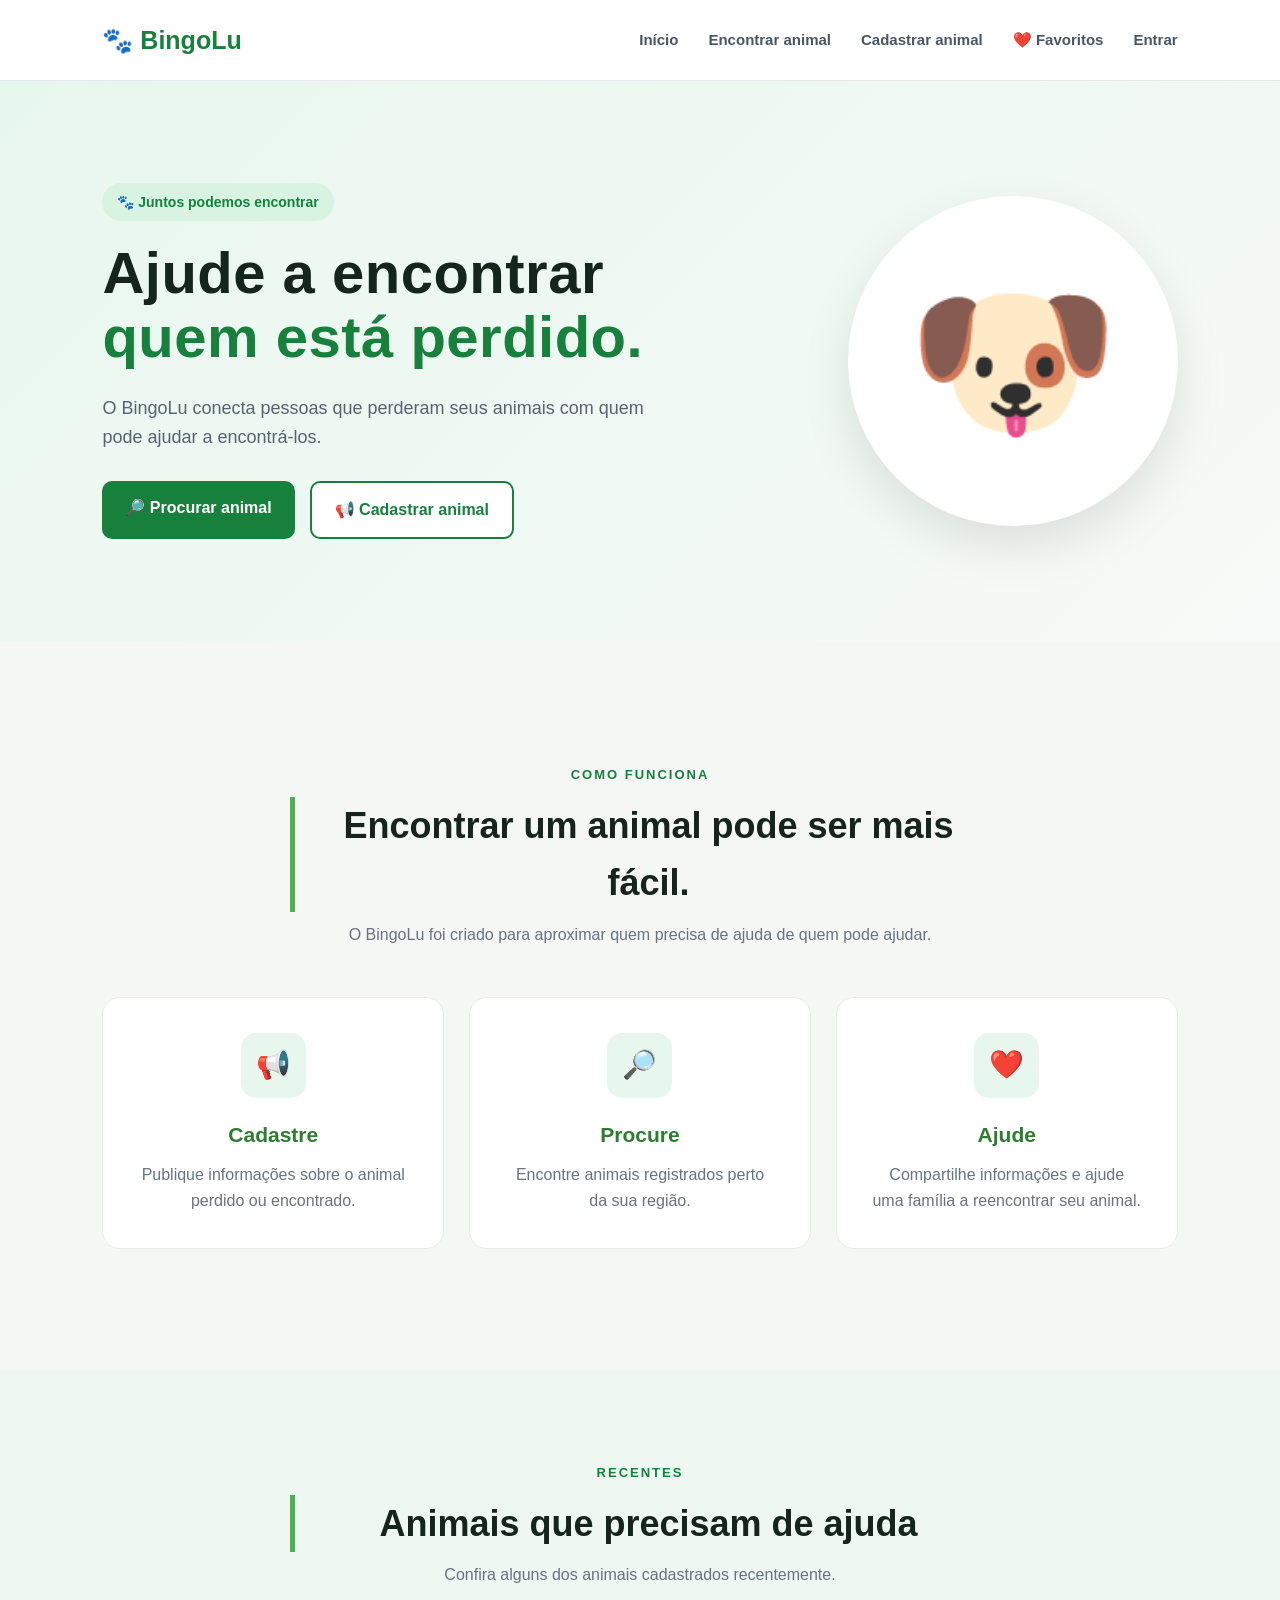
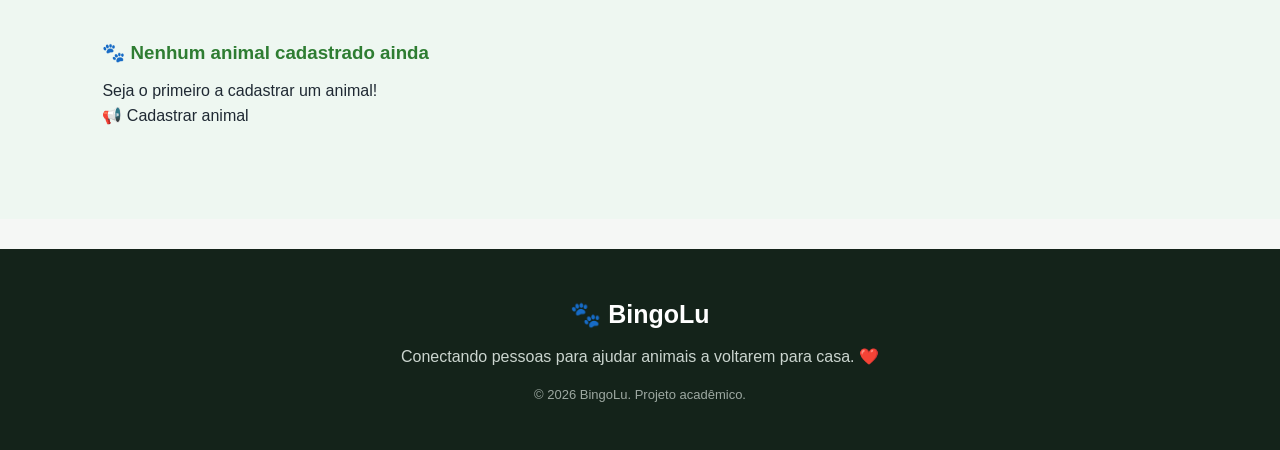
<file: index.html>
<!DOCTYPE html>
<html lang="pt-BR">

<head>
    <meta charset="UTF-8">
    <meta name="viewport" content="width=device-width, initial-scale=1.0">

    <title>BingoLu | Encontre animais perdidos</title>

    <link rel="stylesheet" href="css/style.css">
</head>

<body>

    <!-- CABEÇALHO -->
    <header class="header">

        <div class="logo">
            🐾 <span>BingoLu</span>
        </div>

        <nav class="menu">

            <a href="index.html">
                Início
            </a>

            <a href="pages/buscar.html">
                Encontrar animal
            </a>

            <a href="pages/cadastrar.html">
                Cadastrar animal
            </a>

            <a href="pages/favoritos.html">
                ❤️ Favoritos
            </a>

            <a href="pages/login.html">
                Entrar
            </a>

        </nav>

    </header>


    <!-- PRINCIPAL -->
    <main>

        <!-- HERO -->
        <section class="hero">

            <div class="hero-text">

                <span class="tag">
                    🐾 Juntos podemos encontrar
                </span>

                <h1>
                    Ajude a encontrar
                    <span>quem está perdido.</span>
                </h1>

                <p>
                    O BingoLu conecta pessoas que perderam seus animais
                    com quem pode ajudar a encontrá-los.
                </p>

                <div class="buttons">

                    <a
                        href="pages/buscar.html"
                        class="btn primary"
                    >
                        🔎 Procurar animal
                    </a>

                    <a
                        href="pages/cadastrar.html"
                        class="btn secondary"
                    >
                        📢 Cadastrar animal
                    </a>

                </div>

            </div>


            <div class="hero-image">
                🐶
            </div>

        </section>


        <!-- COMO FUNCIONA -->
        <section class="how">

            <div class="section-title">

                <span>
                    COMO FUNCIONA
                </span>

                <h2>
                    Encontrar um animal pode ser mais fácil.
                </h2>

                <p>
                    O BingoLu foi criado para aproximar quem precisa
                    de ajuda de quem pode ajudar.
                </p>

            </div>


            <div class="steps">

                <div class="step">

                    <div class="step-icon">
                        📢
                    </div>

                    <h3>
                        Cadastre
                    </h3>

                    <p>
                        Publique informações sobre o animal perdido
                        ou encontrado.
                    </p>

                </div>


                <div class="step">

                    <div class="step-icon">
                        🔎
                    </div>

                    <h3>
                        Procure
                    </h3>

                    <p>
                        Encontre animais registrados perto da sua
                        região.
                    </p>

                </div>


                <div class="step">

                    <div class="step-icon">
                        ❤️
                    </div>

                    <h3>
                        Ajude
                    </h3>

                    <p>
                        Compartilhe informações e ajude uma família
                        a reencontrar seu animal.
                    </p>

                </div>

            </div>

        </section>


        <!-- ANIMAIS RECENTES -->
        <section class="animals">

            <div class="section-title">

                <span>
                    RECENTES
                </span>

                <h2>
                    Animais que precisam de ajuda
                </h2>

                <p>
                    Confira alguns dos animais cadastrados recentemente.
                </p>

            </div>


            <div
                class="animal-grid"
                id="animaisRecentes"
            >

                <!-- Os animais recentes aparecerão aqui automaticamente -->

            </div>

        </section>

    </main>


    <!-- RODAPÉ -->
    <footer class="footer">

        <div class="logo">
            🐾 BingoLu
        </div>

        <p>
            Conectando pessoas para ajudar animais a voltarem para casa. ❤️
        </p>

        <p class="copyright">
            © 2026 BingoLu. Projeto acadêmico.
        </p>

    </footer>


    <!-- JAVASCRIPT -->
    <script src="js/index.js"></script>

</body>

</html>
</file>
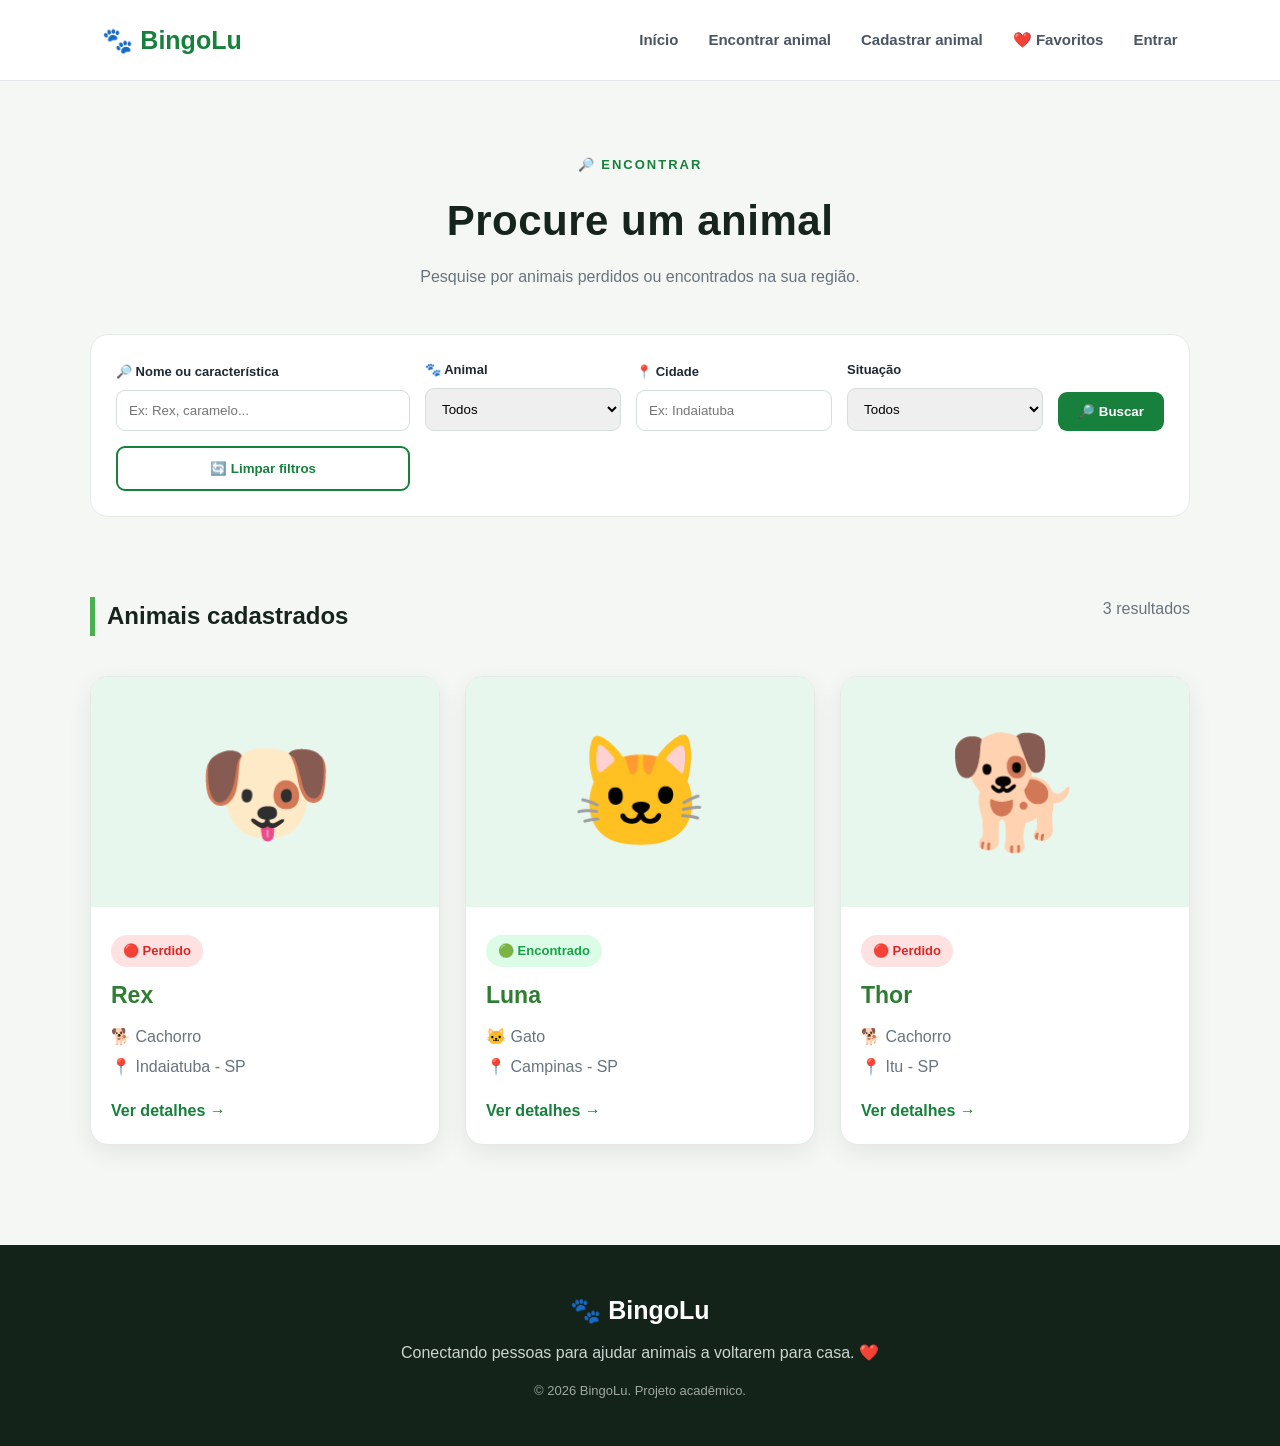
<file: pages/buscar.html>
<!DOCTYPE html>
<html lang="pt-BR">

<head>
    <meta charset="UTF-8">
    <meta name="viewport" content="width=device-width, initial-scale=1.0">

    <title>Encontrar animal | BingoLu</title>

    <link rel="stylesheet" href="../css/style.css">
    <link rel="stylesheet" href="../css/buscar.css">
</head>

<body>

    <header class="header">

        <a href="../index.html" class="logo">
            🐾 BingoLu
        </a>

        <nav class="menu">
    <a href="../index.html">Início</a>
    <a href="buscar.html">Encontrar animal</a>
    <a href="cadastrar.html">Cadastrar animal</a>
    <a href="favoritos.html">❤️ Favoritos</a>
    <a href="login.html">Entrar</a>
</nav>

    </header>


    <main class="buscar-container">

        <div class="buscar-header">

            <span>🔎 ENCONTRAR</span>

            <h1>Procure um animal</h1>

            <p>
                Pesquise por animais perdidos ou encontrados
                na sua região.
            </p>

        </div>


        <!-- FILTROS -->

        <section class="filtros">

            <div class="input-group">

                <label for="pesquisa">
                    🔎 Nome ou característica
                </label>

                <input
                    type="text"
                    id="pesquisa"
                    placeholder="Ex: Rex, caramelo..."
                >

            </div>


            <div class="input-group">

                <label for="tipo">
                    🐾 Animal
                </label>

                <select id="tipo">

                    <option value="">
                        Todos
                    </option>

                    <option value="cachorro">
                        🐶 Cachorros
                    </option>

                    <option value="gato">
                        🐱 Gatos
                    </option>

                    <option value="ave">
                        🦜 Aves
                    </option>

                    <option value="outro">
                        🐾 Outros
                    </option>

                </select>

            </div>


            <div class="input-group">

                <label for="cidade">
                    📍 Cidade
                </label>

                <input
                    type="text"
                    id="cidade"
                    placeholder="Ex: Indaiatuba"
                >

            </div>


            <div class="input-group">

                <label for="status">
                    Situação
                </label>

                <select id="status">

                    <option value="">
                        Todos
                    </option>

                    <option value="perdido">
                        🔴 Perdidos
                    </option>

                    <option value="encontrado">
                        🟢 Encontrados
                    </option>

                </select>

            </div>

            <button class="search-button">
                🔎 Buscar
            </button>

            <button type="button" class="clear-button" id="limparFiltros">
    🔄 Limpar filtros
</button>

        </section>


        <!-- RESULTADOS -->

        <section class="resultados">

            <div class="resultados-header">

                <h2>Animais cadastrados</h2>

                <span>3 resultados</span>

            </div>


            <div class="animal-grid">


                <!-- ANIMAL 1 -->

                <article class="animal-card">

                    <div class="animal-photo">
                        🐶
                    </div>

                    <div class="animal-info">

                        <span class="status lost">
                            🔴 Perdido
                        </span>

                        <h3>Rex</h3>

                        <p>🐕 Cachorro</p>

                        <p>📍 Indaiatuba - SP</p>

                        <a href="#" class="details-button">
                            Ver detalhes →
                        </a>

                    </div>

                </article>


                <!-- ANIMAL 2 -->

                <article class="animal-card">

                    <div class="animal-photo">
                        🐱
                    </div>

                    <div class="animal-info">

                        <span class="status found">
                            🟢 Encontrado
                        </span>

                        <h3>Luna</h3>

                        <p>🐱 Gato</p>

                        <p>📍 Campinas - SP</p>

                        <a href="#" class="details-button">
                            Ver detalhes →
                        </a>

                    </div>

                </article>


                <!-- ANIMAL 3 -->

                <article class="animal-card">

                    <div class="animal-photo">
                        🐕
                    </div>

                    <div class="animal-info">

                        <span class="status lost">
                            🔴 Perdido
                        </span>

                        <h3>Thor</h3>

                        <p>🐕 Cachorro</p>

                        <p>📍 Itu - SP</p>

                        <a href="#" class="details-button">
                            Ver detalhes →
                        </a>

                    </div>

                </article>

            </div>

        </section>

    </main>


    <footer class="footer">

        <div class="logo">
            🐾 BingoLu
        </div>

        <p>
            Conectando pessoas para ajudar animais a voltarem para casa. ❤️
        </p>

        <p class="copyright">
            © 2026 BingoLu. Projeto acadêmico.
        </p>

    </footer>
<script src="../js/busca.js"></script>
    
</body>

</html>
</file>
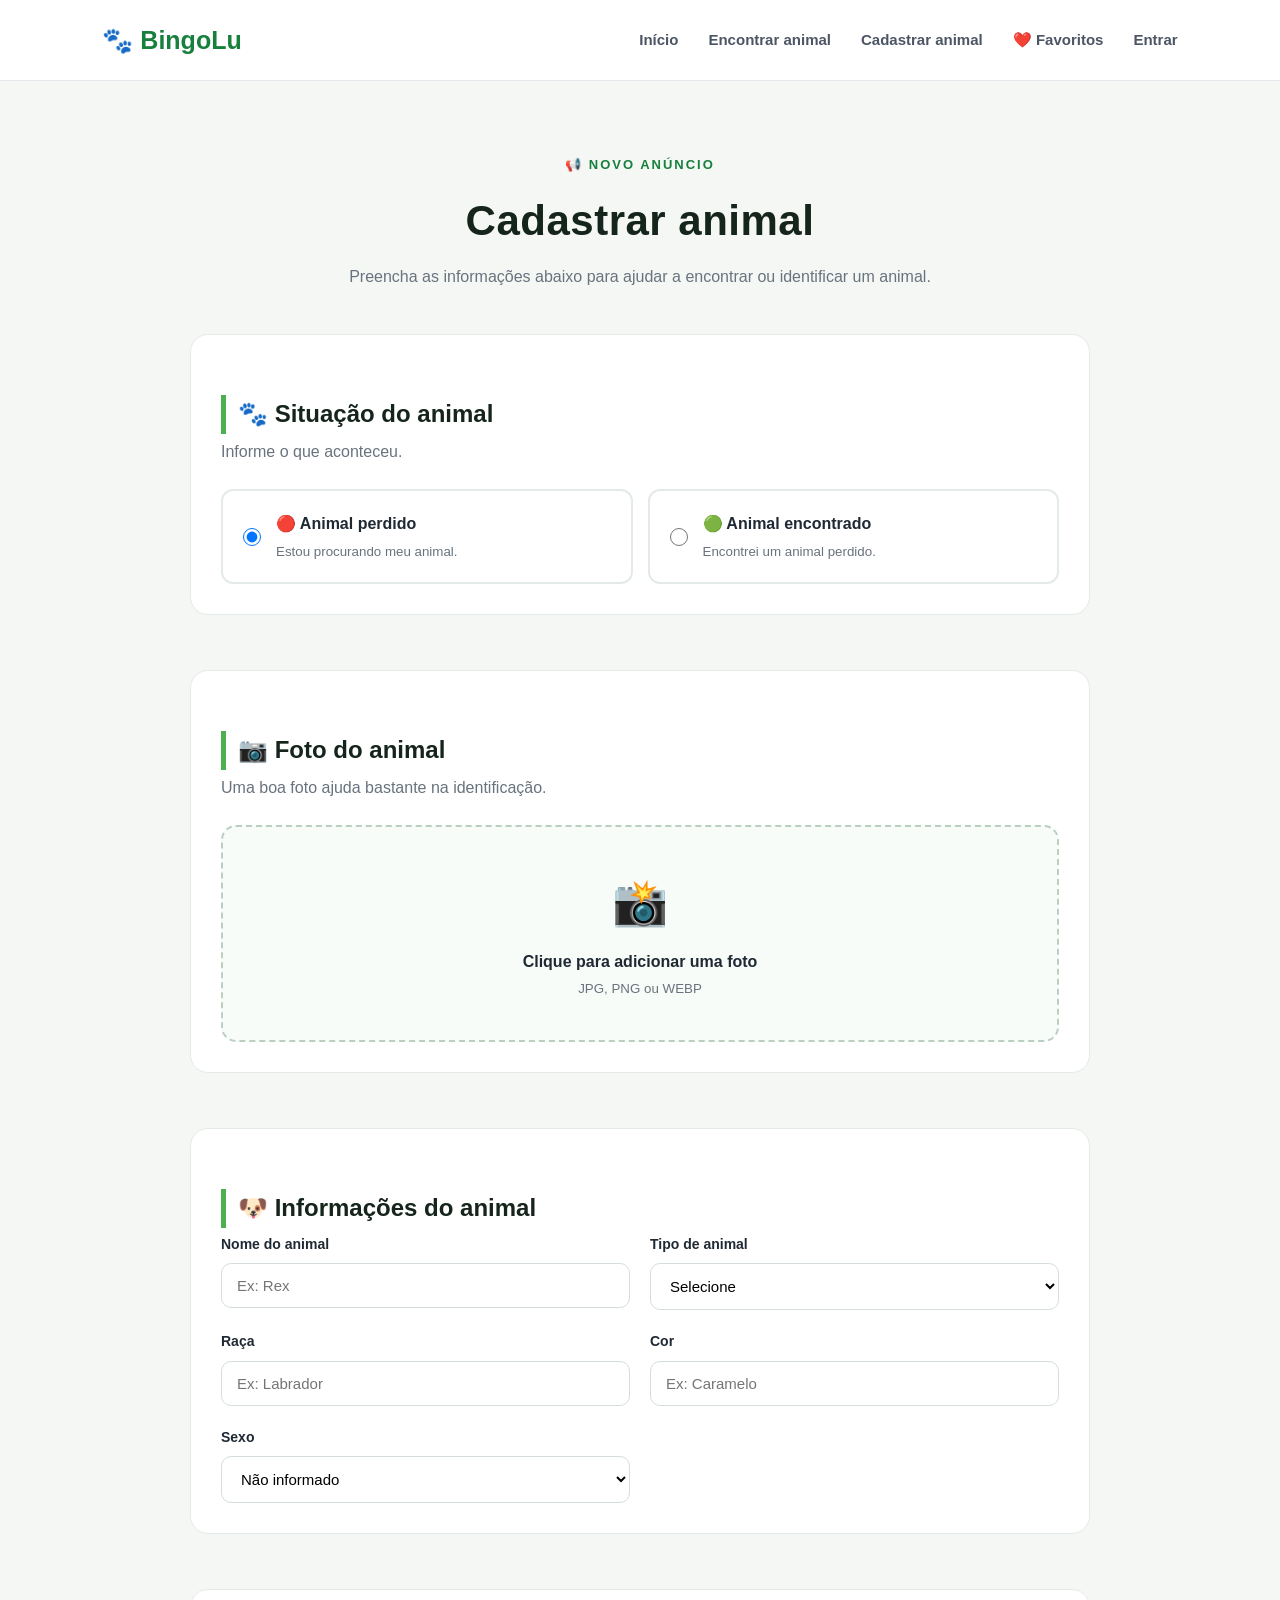
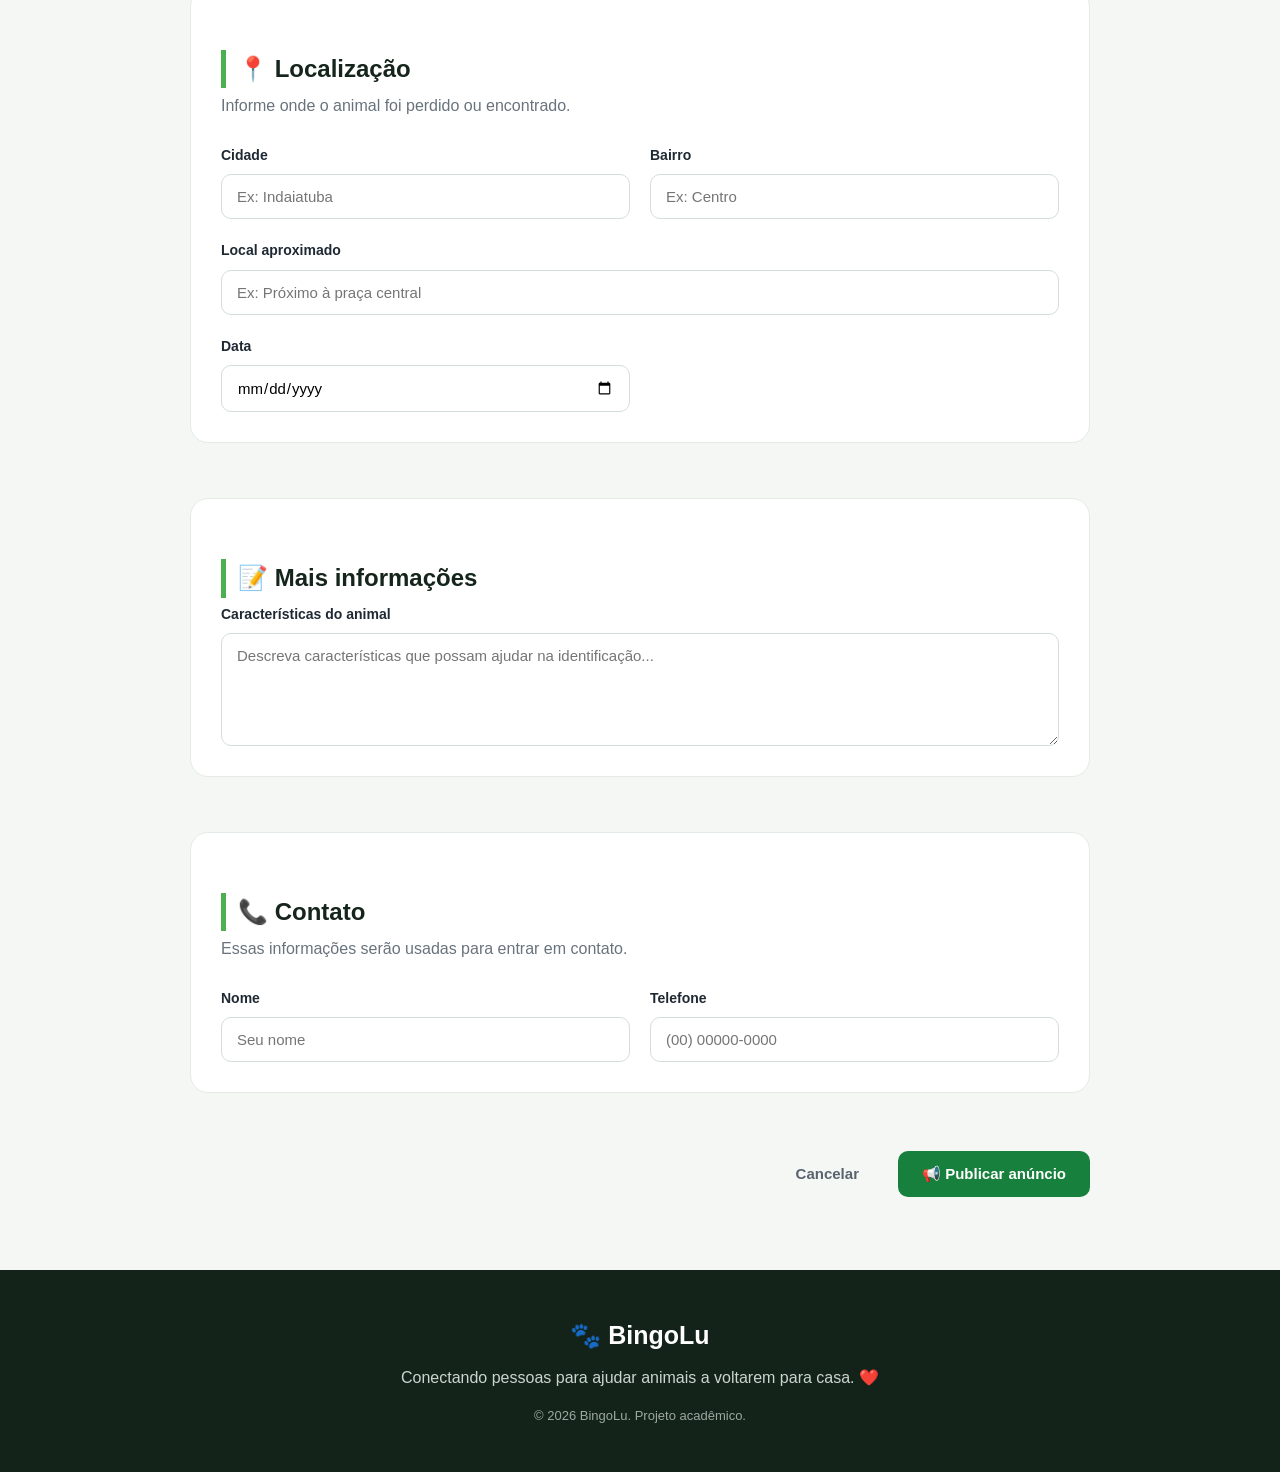
<file: pages/cadastrar.html>
<!DOCTYPE html>
<html lang="pt-BR">

<head>
    <meta charset="UTF-8">
    <meta name="viewport" content="width=device-width, initial-scale=1.0">

    <title>Cadastrar Animal | BingoLu</title>

    <link rel="stylesheet" href="../css/style.css">
    <link rel="stylesheet" href="../css/cadastro.css">
</head>

<body>

    <!-- CABEÇALHO -->
    <header class="header">

        <a href="../index.html" class="logo">
            🐾 BingoLu
        </a>

        <nav class="menu">
    <a href="../index.html">Início</a>
    <a href="buscar.html">Encontrar animal</a>
    <a href="cadastrar.html">Cadastrar animal</a>
    <a href="favoritos.html">❤️ Favoritos</a>
    <a href="login.html">Entrar</a>
</nav>

    </header>


    <!-- CONTEÚDO -->
    <main class="cadastro-container">

        <div class="cadastro-header">

            <span>📢 NOVO ANÚNCIO</span>

            <h1>Cadastrar animal</h1>

            <p>
                Preencha as informações abaixo para ajudar a encontrar
                ou identificar um animal.
            </p>

        </div>


        <form class="cadastro-form">

            <!-- STATUS -->
            <section class="form-section">

                <h2>🐾 Situação do animal</h2>

                <p class="form-description">
                    Informe o que aconteceu.
                </p>

                <div class="status-options">

                    <label class="status-option">

                        <input
                            type="radio"
                            name="status"
                            value="perdido"
                            checked
                        >

                        <div>
                            <strong>🔴 Animal perdido</strong>
                            <small>Estou procurando meu animal.</small>
                        </div>

                    </label>


                    <label class="status-option">

                        <input
                            type="radio"
                            name="status"
                            value="encontrado"
                        >

                        <div>
                            <strong>🟢 Animal encontrado</strong>
                            <small>Encontrei um animal perdido.</small>
                        </div>

                    </label>

                </div>

            </section>


            <!-- FOTO -->
            <section class="form-section">

                <h2>📷 Foto do animal</h2>

                <p class="form-description">
                    Uma boa foto ajuda bastante na identificação.
                </p>

                <label class="upload-area">

                    <input
                        type="file"
                        accept="image/*"
                    >

                    <div id="preview-foto"></div>
                    
                    <div class="upload-content">

                        <span>📸</span>

                        <strong>
                            Clique para adicionar uma foto
                        </strong>

                        <small>
                            JPG, PNG ou WEBP
                        </small>

                    </div>

                </label>

            </section>


            <!-- INFORMAÇÕES -->
            <section class="form-section">

                <h2>🐶 Informações do animal</h2>

                <div class="form-grid">

                    <div class="input-group">

                        <label for="nome">
                            Nome do animal
                        </label>

                        <input
                            type="text"
                            id="nome"
                            placeholder="Ex: Rex"
                            required
                        >

                    </div>


                    <div class="input-group">

                        <label for="tipo">
                            Tipo de animal
                        </label>

                        <select id="tipo" required>

                            <option value="">
                                Selecione
                            </option>

                            <option value="cachorro">
                                🐶 Cachorro
                            </option>

                            <option value="gato">
                                🐱 Gato
                            </option>

                            <option value="ave">
                                🦜 Ave
                            </option>

                            <option value="outro">
                                🐾 Outro
                            </option>

                        </select>

                    </div>


                    <div class="input-group">

                        <label for="raca">
                            Raça
                        </label>

                        <input
                            type="text"
                            id="raca"
                            placeholder="Ex: Labrador"
                        >

                    </div>


                    <div class="input-group">

                        <label for="cor">
                            Cor
                        </label>

                        <input
                            type="text"
                            id="cor"
                            placeholder="Ex: Caramelo"
                            required
                        >

                    </div>


                    <div class="input-group">

                        <label for="sexo">
                            Sexo
                        </label>

                        <select id="sexo">

                            <option value="">
                                Não informado
                            </option>

                            <option value="macho">
                                Macho
                            </option>

                            <option value="femea">
                                Fêmea
                            </option>

                        </select>

                    </div>

                </div>

            </section>


            <!-- LOCAL -->
            <section class="form-section">

                <h2>📍 Localização</h2>

                <p class="form-description">
                    Informe onde o animal foi perdido ou encontrado.
                </p>

                <div class="form-grid">

                    <div class="input-group">

                        <label for="cidade">
                            Cidade
                        </label>

                        <input
                            type="text"
                            id="cidade"
                            placeholder="Ex: Indaiatuba"
                            required
                        >

                    </div>


                    <div class="input-group">

                        <label for="bairro">
                            Bairro
                        </label>

                        <input
                            type="text"
                            id="bairro"
                            placeholder="Ex: Centro"
                            required
                        >

                    </div>


                    <div class="input-group full">

                        <label for="local">
                            Local aproximado
                        </label>

                        <input
                            type="text"
                            id="local"
                            placeholder="Ex: Próximo à praça central"
                        >

                    </div>


                    <div class="input-group">

                        <label for="data">
                            Data
                        </label>

                        <input
                            type="date"
                            id="data"
                            required
                        >

                    </div>

                </div>

            </section>


            <!-- DESCRIÇÃO -->
            <section class="form-section">

                <h2>📝 Mais informações</h2>

                <div class="input-group">

                    <label for="descricao">
                        Características do animal
                    </label>

                    <textarea
                        id="descricao"
                        rows="5"
                        placeholder="Descreva características que possam ajudar na identificação..."
                    ></textarea>

                </div>

            </section>


            <!-- CONTATO -->
            <section class="form-section">

                <h2>📞 Contato</h2>

                <p class="form-description">
                    Essas informações serão usadas para entrar em contato.
                </p>

                <div class="form-grid">

                    <div class="input-group">

                        <label for="contato">
                            Nome
                        </label>

                        <input
                            type="text"
                            id="contato"
                            placeholder="Seu nome"
                            required
                        >

                    </div>


                    <div class="input-group">

                        <label for="telefone">
                            Telefone
                        </label>

                        <input
                            type="tel"
                            id="telefone"
                            placeholder="(00) 00000-0000"
                            required
                        >

                    </div>

                </div>

            </section>


            <!-- BOTÃO -->
            <div class="form-actions">

                <a href="../index.html" class="cancel-button">
                    Cancelar
                </a>

                <button type="submit" class="submit-button">
                    📢 Publicar anúncio
                </button>

            </div>

        </form>

    </main>


    <!-- RODAPÉ -->
    <footer class="footer">

        <div class="logo">
            🐾 BingoLu
        </div>

        <p>
            Conectando pessoas para ajudar animais a voltarem para casa. ❤️
        </p>

        <p class="copyright">
            © 2026 BingoLu. Projeto acadêmico.
        </p>

    </footer>
<script src="../js/cadastro.js"></script>
    
</body>

</html>
</file>
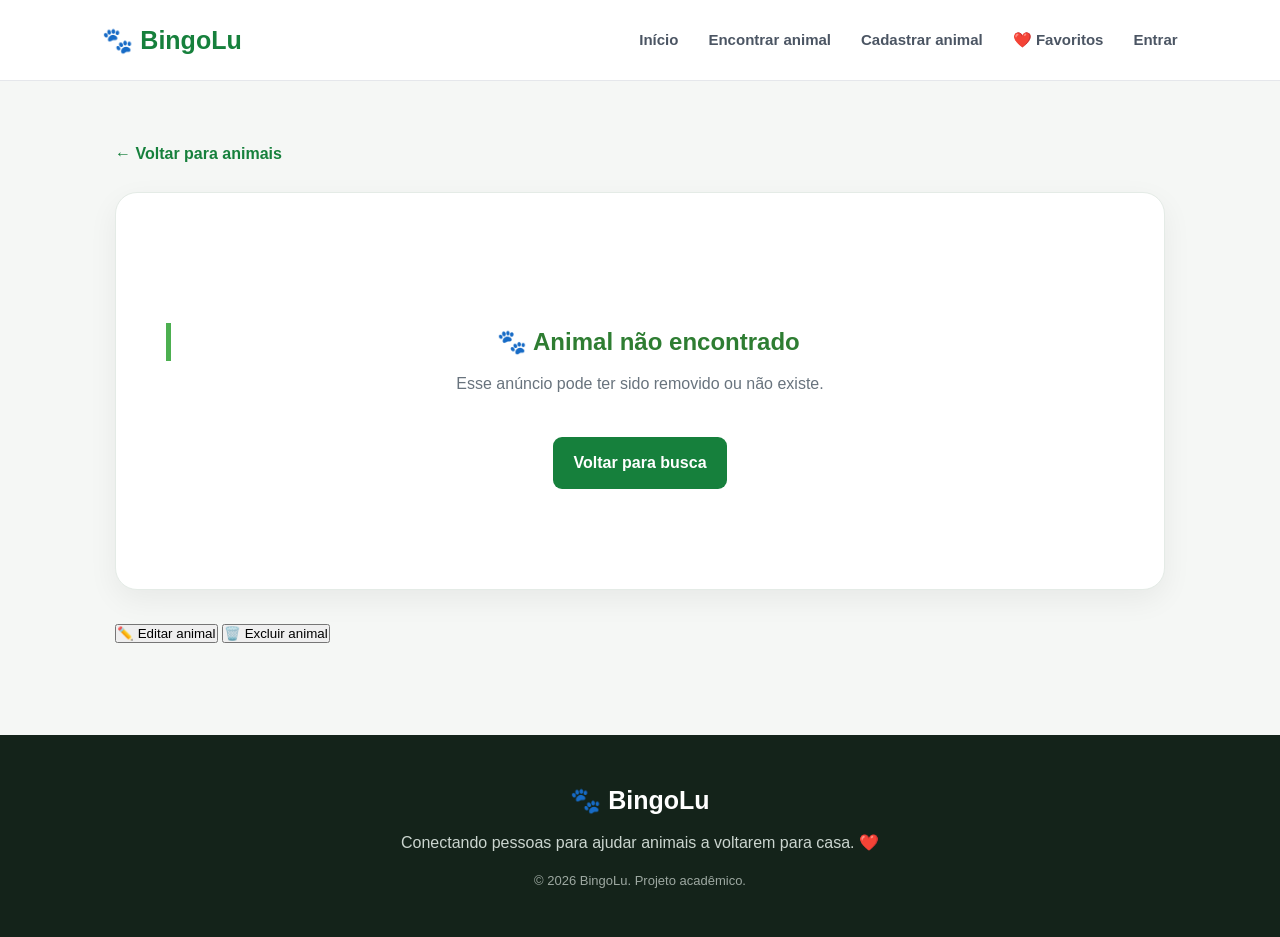
<file: pages/detalhes.html>
<!DOCTYPE html>
<html lang="pt-BR">

<head>
    <meta charset="UTF-8">
    <meta name="viewport" content="width=device-width, initial-scale=1.0">

    <title>Detalhes do animal | BingoLu</title>

    <link rel="stylesheet" href="../css/style.css">
    <link rel="stylesheet" href="../css/detalhes.css">
</head>

<body>

    <!-- CABEÇALHO -->
    <header class="header">

        <a href="../index.html" class="logo">
            🐾 BingoLu
        </a>

        <nav class="menu">

            <a href="../index.html">
                Início
            </a>

            <a href="buscar.html">
                Encontrar animal
            </a>

            <a href="cadastrar.html">
                Cadastrar animal
            </a>

            <a href="favoritos.html">
                ❤️ Favoritos
            </a>

            <a href="login.html">
                Entrar
            </a>

        </nav>

    </header>


    <!-- PRINCIPAL -->
    <main class="detalhes-container">

        <a href="buscar.html" class="voltar">
            ← Voltar para animais
        </a>


        <section
            id="detalhesAnimal"
            class="detalhes-card"
        >

            <!--
                O JavaScript vai colocar
                as informações do animal aqui
            -->

        </section>


        <!-- AÇÕES DO ANIMAL -->
        <section class="acoes-animal">

            <button
                id="editarAnimal"
                class="editar-button"
                type="button"
            >
                ✏️ Editar animal
            </button>


            <button
                id="excluirAnimal"
                class="excluir-button"
                type="button"
            >
                🗑️ Excluir animal
            </button>

        </section>

    </main>


    <!-- RODAPÉ -->
    <footer class="footer">

        <div class="logo">
            🐾 BingoLu
        </div>

        <p>
            Conectando pessoas para ajudar animais a voltarem para casa. ❤️
        </p>

        <p class="copyright">
            © 2026 BingoLu. Projeto acadêmico.
        </p>

    </footer>


    <!-- JAVASCRIPT -->
    <script src="../js/detalhes.js"></script>

</body>

</html>
</file>
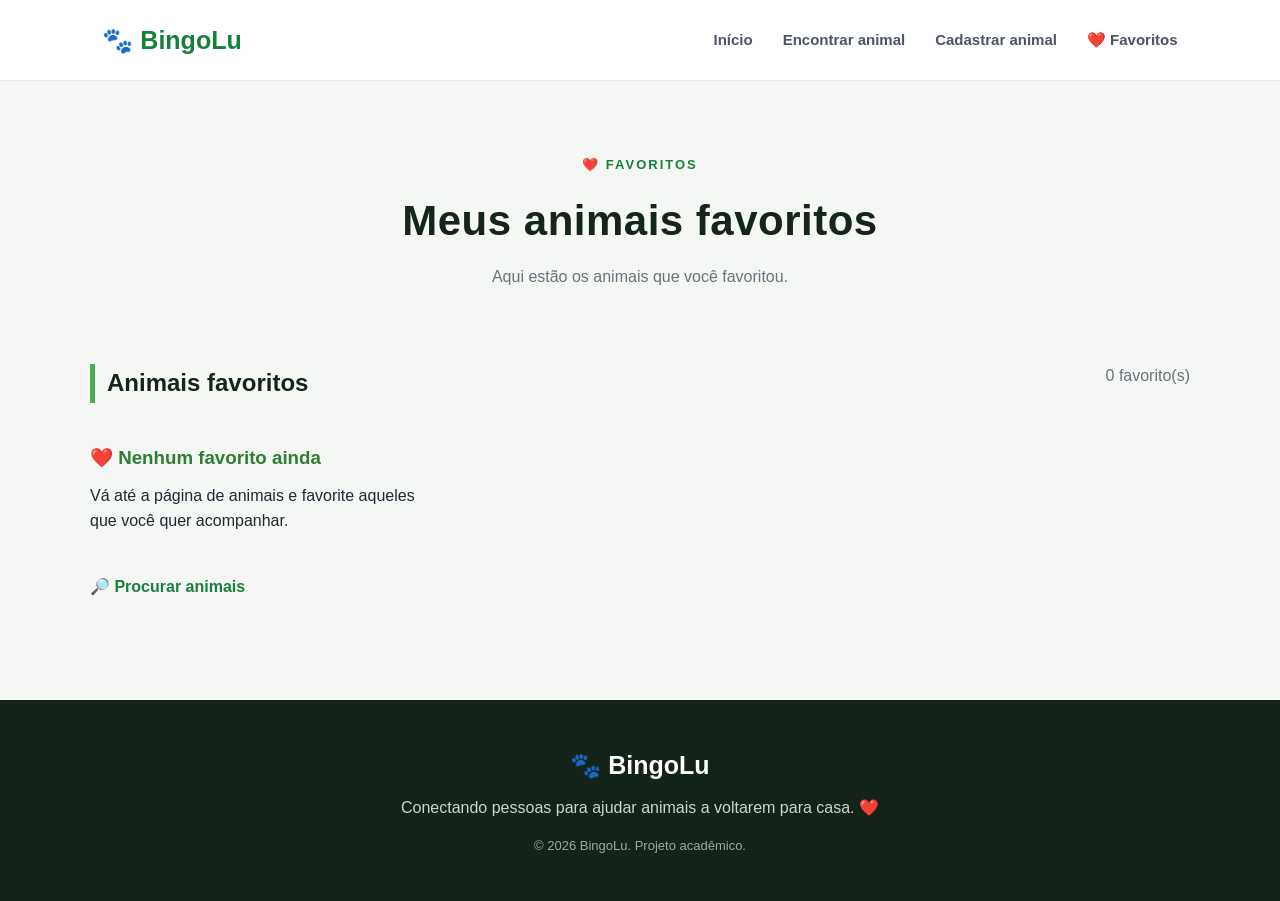
<file: pages/favoritos.html>
<!DOCTYPE html>
<html lang="pt-BR">

<head>
    <meta charset="UTF-8">
    <meta name="viewport" content="width=device-width, initial-scale=1.0">

    <title>Meus Favoritos | BingoLu</title>

    <link rel="stylesheet" href="../css/style.css">
    <link rel="stylesheet" href="../css/buscar.css">
</head>

<body>

    <header class="header">

        <a href="../index.html" class="logo">
            🐾 BingoLu
        </a>

        <nav class="menu">
            <a href="../index.html">Início</a>
            <a href="buscar.html">Encontrar animal</a>
            <a href="cadastrar.html">Cadastrar animal</a>
            <a href="favoritos.html">❤️ Favoritos</a>
        </nav>

    </header>


    <main class="buscar-container">

        <div class="buscar-header">

            <span>❤️ FAVORITOS</span>

            <h1>Meus animais favoritos</h1>

            <p>
                Aqui estão os animais que você favoritou.
            </p>

        </div>


        <section class="resultados">

            <div class="resultados-header">

                <h2>Animais favoritos</h2>

                <span id="contadorFavoritos">
                    0 resultado(s)
                </span>

            </div>


            <div
                class="animal-grid"
                id="listaFavoritos"
            >

                <!-- Os favoritos aparecerão aqui -->

            </div>

        </section>

    </main>


    <footer class="footer">

        <div class="logo">
            🐾 BingoLu
        </div>

        <p>
            Conectando pessoas para ajudar animais a voltarem para casa. ❤️
        </p>

        <p class="copyright">
            © 2026 BingoLu. Projeto acadêmico.
        </p>

    </footer>


    <script src="../js/favoritos.js"></script>

</body>

</html>
</file>
<file: css/style.css>
* {
    margin: 0;
    padding: 0;
    box-sizing: border-box;
}

body {
    font-family: Arial, Helvetica, sans-serif;
    background: #f7faf8;
    color: #1f2933;
    line-height: 1.6;
}

a {
    text-decoration: none;
    color: inherit;
}


/* =========================
   HEADER
========================= */

.header {
    width: 100%;
    padding: 20px 8%;
    display: flex;
    justify-content: space-between;
    align-items: center;
    background: white;
    border-bottom: 1px solid #e5e7eb;
}

.logo {
    font-size: 25px;
    font-weight: bold;
    color: #16803c;
}

.menu {
    display: flex;
    gap: 30px;
}

.menu a {
    font-size: 15px;
    font-weight: 600;
    color: #4b5563;
    transition: 0.3s;
}

.menu a:hover {
    color: #16803c;
}


/* =========================
   HERO
========================= */

.hero {
    min-height: 560px;
    padding: 70px 8%;
    display: flex;
    align-items: center;
    justify-content: space-between;
    gap: 50px;
    background: linear-gradient(
        135deg,
        #e8f7ee,
        #f7faf8
    );
}

.hero-text {
    max-width: 650px;
}

.tag {
    display: inline-block;
    margin-bottom: 20px;
    padding: 8px 15px;
    border-radius: 30px;
    background: #d9f3e3;
    color: #16803c;
    font-weight: bold;
    font-size: 14px;
}

.hero h1 {
    font-size: 58px;
    line-height: 1.1;
    margin-bottom: 25px;
    color: #16251c;
}

.hero h1 span {
    color: #16803c;
}

.hero p {
    max-width: 570px;
    font-size: 18px;
    color: #59636e;
    margin-bottom: 30px;
}

.buttons {
    display: flex;
    gap: 15px;
    flex-wrap: wrap;
}

.btn {
    padding: 14px 23px;
    border-radius: 10px;
    font-weight: bold;
    transition: 0.3s;
}

.primary {
    background: #16803c;
    color: white;
}

.primary:hover {
    background: #11652f;
    transform: translateY(-2px);
}

.secondary {
    background: white;
    color: #16803c;
    border: 2px solid #16803c;
}

.secondary:hover {
    background: #e8f7ee;
}

.hero-image {
    width: 330px;
    height: 330px;
    border-radius: 50%;
    background: white;
    display: flex;
    justify-content: center;
    align-items: center;
    font-size: 170px;
    box-shadow: 0 20px 50px rgba(0, 0, 0, 0.10);
}


/* =========================
   SEÇÕES
========================= */

.how,
.animals {
    padding: 90px 8%;
}

.section-title {
    text-align: center;
    max-width: 700px;
    margin: 0 auto 50px;
}

.section-title span {
    color: #16803c;
    font-size: 13px;
    font-weight: bold;
    letter-spacing: 2px;
}

.section-title h2 {
    margin: 10px 0;
    font-size: 36px;
    color: #16251c;
}

.section-title p {
    color: #68737d;
}


/* =========================
   COMO FUNCIONA
========================= */

.steps {
    display: grid;
    grid-template-columns: repeat(3, 1fr);
    gap: 25px;
}

.step {
    padding: 35px;
    background: white;
    border-radius: 18px;
    text-align: center;
    border: 1px solid #e7ece9;
    transition: 0.3s;
}

.step:hover {
    transform: translateY(-5px);
    box-shadow: 0 15px 30px rgba(0, 0, 0, 0.08);
}

.step-icon {
    width: 65px;
    height: 65px;
    margin: 0 auto 20px;
    border-radius: 15px;
    background: #e8f7ee;
    display: flex;
    justify-content: center;
    align-items: center;
    font-size: 28px;
}

.step h3 {
    margin-bottom: 10px;
    font-size: 21px;
}

.step p {
    color: #68737d;
}


/* =========================
   ANIMAIS
========================= */

.animals {
    background: #eef7f1;
}

.animal-grid {
    display: grid;
    grid-template-columns: repeat(3, 1fr);
    gap: 25px;
}

.animal-card {
    overflow: hidden;
    background: white;
    border-radius: 18px;
    box-shadow: 0 8px 25px rgba(0, 0, 0, 0.07);
    transition: 0.3s;
}

.animal-card:hover {
    transform: translateY(-5px);
}

.animal-photo {
    height: 230px;
    display: flex;
    justify-content: center;
    align-items: center;
    font-size: 110px;
    background: #e8f7ee;
}

.animal-info {
    padding: 20px;
}

.status {
    display: inline-block;
    padding: 5px 10px;
    border-radius: 20px;
    font-size: 12px;
    font-weight: bold;
}

.lost {
    background: #fee2e2;
    color: #dc2626;
}

.found {
    background: #dcfce7;
    color: #16a34a;
}

.animal-info h3 {
    margin: 10px 0 5px;
    font-size: 22px;
}

.animal-info p {
    color: #68737d;
}


/* =========================
   FOOTER
========================= */

.footer {
    padding: 45px 8%;
    background: #14231a;
    color: white;
    text-align: center;
}

.footer .logo {
    color: white;
    margin-bottom: 10px;
}

.footer p {
    color: #cbd5cf;
}

.copyright {
    margin-top: 20px;
    font-size: 13px;
}


/* =========================
   RESPONSIVIDADE
========================= */

@media (max-width: 900px) {

    .hero {
        flex-direction: column;
        text-align: center;
    }

    .hero p {
        margin-left: auto;
        margin-right: auto;
    }

    .buttons {
        justify-content: center;
    }

    .steps,
    .animal-grid {
        grid-template-columns: 1fr;
    }

    .menu {
        display: none;
    }

}


@media (max-width: 600px) {

    .header {
        padding: 18px 5%;
    }

    .hero {
        padding: 55px 5%;
    }

    .hero h1 {
        font-size: 40px;
    }

    .hero-image {
        width: 230px;
        height: 230px;
        font-size: 110px;
    }

    .how,
    .animals {
        padding: 60px 5%;
    }

    .section-title h2 {
        font-size: 29px;
    }

/* ===============================
   BINGOLU - HEADER NO CELULAR
   =============================== */

@media (max-width: 600px) {

    .header {
        padding: 15px 18px;
        flex-direction: column;
        gap: 15px;
    }

    .menu {
        width: 100%;
        display: flex;
        justify-content: center;
        flex-wrap: wrap;
        gap: 10px;
    }

    .menu a {
        font-size: 14px;
        padding: 7px 9px;
    }

    .logo {
        font-size: 22px;
    }

/* ===============================
   BINGOLU - MELHORIA DA HOME
   =============================== */

.hero {
    overflow: hidden;
}

.hero h1 {
    animation: aparecerTitulo 0.7s ease;
}

.hero p {
    animation: aparecerTexto 0.9s ease;
}

@keyframes aparecerTitulo {

    from {
        opacity: 0;
        transform: translateY(15px);
    }

    to {
        opacity: 1;
        transform: translateY(0);
    }

}

@keyframes aparecerTexto {

    from {
        opacity: 0;
        transform: translateY(10px);
    }

    to {
        opacity: 1;
        transform: translateY(0);
    }

}

.hero a,
.hero button {
    transition: transform 0.2s ease, box-shadow 0.2s ease;
}

.hero a:hover,
.hero button:hover {
    transform: translateY(-3px);
    box-shadow: 0 10px 25px rgba(22, 128, 60, 0.2);
}}}
/* ===============================
   BINGOLU - BOTÕES PRINCIPAIS
   =============================== */

.hero a {
    position: relative;
    overflow: hidden;
}

.hero a::after {
    content: "";
    position: absolute;
    top: 0;
    left: -100%;
    width: 100%;
    height: 100%;
    background: rgba(255, 255, 255, 0.15);
    transition: left 0.3s ease;
}

.hero a:hover::after {
    left: 100%;
}

.hero a:active {
    transform: scale(0.97);
}

/* ===============================
   BINGOLU - CARDS DA HOME
   =============================== */

.card,
.feature-card,
.info-card {
    transition: transform 0.25s ease, box-shadow 0.25s ease;
}

.card:hover,
.feature-card:hover,
.info-card:hover {
    transform: translateY(-5px);
    box-shadow: 0 12px 30px rgba(0, 0, 0, 0.08);
}

/* ===============================
   BINGOLU - RODAPÉ
   =============================== */

.footer {
    position: relative;
    overflow: hidden;
}

.footer .logo {
    transition: transform 0.25s ease;
}

.footer .logo:hover {
    transform: scale(1.05);
}

.footer p {
    line-height: 1.6;
}

.footer .copyright {
    margin-top: 15px;
    opacity: 0.75;
}

/* =========================
   STATUS DOS ANIMAIS
========================= */

.status {
    display: inline-block;
    padding: 6px 12px;
    border-radius: 20px;
    font-size: 13px;
    font-weight: bold;
    margin-top: 8px;
}

/* Animal perdido */
.status.perdido {
    background-color: #ffebee;
    color: #c62828;
}

/* Animal encontrado */
.status.encontrado {
    background-color: #e8f5e9;
    color: #2e7d32;
}

/* Animal disponível */
.status.disponivel {
    background-color: #e3f2fd;
    color: #1565c0;
}

/* =========================
   MENSAGENS DO SISTEMA
========================= */

.mensagem {
    width: 90%;
    max-width: 700px;
    margin: 20px auto;
    padding: 15px 20px;
    border-radius: 10px;
    text-align: center;
    font-weight: bold;
    box-sizing: border-box;
}

/* Sucesso */
.mensagem.sucesso {
    background-color: #e8f5e9;
    color: #2e7d32;
    border: 1px solid #a5d6a7;
}

/* Erro */
.mensagem.erro {
    background-color: #ffebee;
    color: #c62828;
    border: 1px solid #ef9a9a;
}

/* Informação */
.mensagem.info {
    background-color: #e3f2fd;
    color: #1565c0;
    border: 1px solid #90caf9;
}

/* =========================
   BOTÕES E LINKS GERAIS
========================= */

.btn,
.button,
button {
    transition: 0.2s ease;
}

.btn:hover,
.button:hover,
button:hover {
    transform: translateY(-2px);
}

a {
    transition: 0.2s ease;
}

a:hover {
    opacity: 0.8;
}

/* =========================
   TÍTULOS
========================= */

h1,
h2,
h3 {
    color: #2E7D32;
}

h1 {
    letter-spacing: 0.5px;
}

h2 {
    margin-top: 30px;
    margin-bottom: 15px;
}

h3 {
    margin-bottom: 10px;
}

section h2 {
    border-left: 5px solid #4CAF50;
    padding-left: 12px;
}

/* =========================
   FUNDO DAS PÁGINAS
========================= */

body {
    background-color: #f5f7f5;
}

main {
    min-height: 60vh;
}

section {
    margin-bottom: 30px;
}
</file>
<file: css/buscar.css>
.buscar-container {
    max-width: 1150px;
    margin: auto;
    padding: 70px 25px;
}

.buscar-header {
    text-align: center;
    margin-bottom: 45px;
}

.buscar-header span {
    color: #16803c;
    font-size: 13px;
    font-weight: bold;
    letter-spacing: 2px;
}

.buscar-header h1 {
    font-size: 42px;
    margin: 10px 0;
    color: #16251c;
}

.buscar-header p {
    color: #68737d;
}


/* FILTROS */

.filtros {
    display: grid;
    grid-template-columns: 1.5fr 1fr 1fr 1fr auto;
    gap: 15px;
    align-items: end;
    padding: 25px;
    background: white;
    border: 1px solid #e4ebe6;
    border-radius: 18px;
    margin-bottom: 50px;
}

.input-group {
    display: flex;
    flex-direction: column;
    gap: 7px;
}

.input-group label {
    font-size: 13px;
    font-weight: bold;
}

.input-group input,
.input-group select {
    padding: 12px;
    border: 1px solid #d6ded9;
    border-radius: 9px;
    outline: none;
    font-family: inherit;
}

.input-group input:focus,
.input-group select:focus {
    border-color: #16803c;
}

.search-button {
    padding: 12px 20px;
    background: #16803c;
    color: white;
    border: none;
    border-radius: 9px;
    font-weight: bold;
    cursor: pointer;
}

.search-button:hover {
    background: #11652f;
}


/* RESULTADOS */

.resultados-header {
    display: flex;
    justify-content: space-between;
    align-items: center;
    margin-bottom: 25px;
}

.resultados-header h2 {
    color: #16251c;
}

.resultados-header span {
    color: #68737d;
}


/* CARDS */

.resultados .animal-grid {
    display: grid;
    grid-template-columns: repeat(3, 1fr);
    gap: 25px;
}

.resultados .animal-card {
    overflow: hidden;
    background: white;
    border-radius: 18px;
    border: 1px solid #e4ebe6;
    transition: 0.3s;
}

.resultados .animal-card:hover {
    transform: translateY(-5px);
    box-shadow: 0 15px 30px rgba(0,0,0,0.08);
}

.resultados .animal-photo {
    height: 230px;
    display: flex;
    align-items: center;
    justify-content: center;
    background: #e8f7ee;
    font-size: 110px;
}

.resultados .animal-info {
    padding: 20px;
}

.resultados .animal-info h3 {
    font-size: 23px;
    margin: 10px 0;
}

.resultados .animal-info p {
    color: #68737d;
    margin: 4px 0;
}

.details-button {
    display: inline-block;
    margin-top: 15px;
    color: #16803c;
    font-weight: bold;
}


/* RESPONSIVO */

@media (max-width: 950px) {

    .filtros {
        grid-template-columns: 1fr 1fr;
    }

    .search-button {
        width: 100%;
    }

    .resultados .animal-grid {
        grid-template-columns: 1fr 1fr;
    }

}


@media (max-width: 650px) {

    .buscar-container {
        padding: 45px 15px;
    }

    .buscar-header h1 {
        font-size: 34px;
    }

    .filtros {
        grid-template-columns: 1fr;
    }

    .resultados .animal-grid {
        grid-template-columns: 1fr;
    }

    .resultados-header {
        flex-direction: column;
        align-items: flex-start;
        gap: 5px;
    }

}

/* ===============================
   MELHORIA DOS CARDS - BINGOLU
   =============================== */

.animal-card {
    overflow: hidden;
    transition: transform 0.25s ease, box-shadow 0.25s ease;
    cursor: pointer;
}

.animal-card:hover {
    transform: translateY(-6px);
    box-shadow: 0 15px 35px rgba(0, 0, 0, 0.12);
}

.animal-photo {
    overflow: hidden;
}

.animal-photo img {
    transition: transform 0.3s ease;
}

.animal-card:hover .animal-photo img {
    transform: scale(1.05);
}

.details-button {
    transition: transform 0.2s ease, opacity 0.2s ease;
}

.details-button:hover {
    transform: translateX(4px);
    opacity: 0.9;
}


/* ===============================
   BOTÃO LIMPAR FILTROS
   =============================== */

.clear-button {
    padding: 13px 20px;
    border: 2px solid #16803c;
    border-radius: 9px;
    background: white;
    color: #16803c;
    font-weight: bold;
    cursor: pointer;
    transition: all 0.2s ease;
}

.clear-button:hover {
    background: #e8f7ee;
    transform: translateY(-2px);
}

/* ===============================
   BINGOLU - CELULAR
   =============================== */

@media (max-width: 600px) {

    .buscar-container {
        padding: 35px 15px;
    }

    .filtros {
        padding: 18px;
    }

    .animal-grid {
        grid-template-columns: 1fr;
        gap: 20px;
    }

    .animal-card {
        width: 100%;
    }

    .animal-photo {
        min-height: 250px;
    }

    .animal-info {
        padding: 18px;
    }

    .buscar-header h1 {
        font-size: 32px;
    }

    .resultados-header {
        flex-direction: column;
        align-items: flex-start;
        gap: 8px;
    }

    .search-button,
    .clear-button {
        width: 100%;
    }

}/* ===============================
   FOTOS DOS ANIMAIS
   =============================== */

.animal-photo {
    height: 260px;
    display: flex;
    justify-content: center;
    align-items: center;
    overflow: hidden;
}

.animal-photo img {
    width: 100%;
    height: 100%;
    object-fit: cover;
    display: block;
}

/* ===============================
   BINGOLU - FILTROS
   =============================== */

.filtros {
    transition: box-shadow 0.3s ease, transform 0.3s ease;
}

.filtros:focus-within {
    box-shadow: 0 12px 30px rgba(22, 128, 60, 0.12);
    transform: translateY(-2px);
}

.input-group label {
    transition: color 0.2s ease;
}

.input-group:focus-within label {
    color: #16803c;
}

/* ===============================
   BOTÃO FAVORITAR
   =============================== */

.favorite-button {
    display: inline-block;
    margin-top: 10px;
    margin-right: 10px;
    padding: 10px 14px;
    border: 2px solid #e63946;
    border-radius: 8px;
    background: white;
    color: #e63946;
    font-weight: bold;
    cursor: pointer;
    transition: all 0.2s ease;
}

.favorite-button:hover {
    background: #fff0f1;
    transform: translateY(-2px);
}
</file>
<file: css/cadastro.css>
/* =========================
   CADASTRO
========================= */

.cadastro-container {
    max-width: 950px;
    margin: 0 auto;
    padding: 70px 25px;
}

.cadastro-header {
    text-align: center;
    margin-bottom: 45px;
}

.cadastro-header span {
    color: #16803c;
    font-size: 13px;
    font-weight: bold;
    letter-spacing: 2px;
}

.cadastro-header h1 {
    font-size: 42px;
    margin: 10px 0;
    color: #16251c;
}

.cadastro-header p {
    color: #68737d;
}


/* FORMULÁRIO */

.cadastro-form {
    display: flex;
    flex-direction: column;
    gap: 25px;
}

.form-section {
    padding: 30px;
    background: white;
    border: 1px solid #e4ebe6;
    border-radius: 18px;
}

.form-section h2 {
    margin-bottom: 5px;
    color: #16251c;
}

.form-description {
    color: #68737d;
    margin-bottom: 25px;
}


/* STATUS */

.status-options {
    display: grid;
    grid-template-columns: 1fr 1fr;
    gap: 15px;
}

.status-option {
    display: flex;
    align-items: center;
    gap: 15px;
    padding: 20px;
    border: 2px solid #e4ebe6;
    border-radius: 12px;
    cursor: pointer;
    transition: 0.3s;
}

.status-option:hover {
    border-color: #16803c;
}

.status-option input {
    width: 18px;
    height: 18px;
}

.status-option strong {
    display: block;
}

.status-option small {
    display: block;
    margin-top: 4px;
    color: #68737d;
}


/* UPLOAD */

.upload-area {
    display: block;
    padding: 40px;
    border: 2px dashed #b9cfc0;
    border-radius: 15px;
    text-align: center;
    cursor: pointer;
    background: #f8fcf9;
}

.upload-area:hover {
    border-color: #16803c;
    background: #eef8f1;
}

.upload-area input {
    display: none;
}

.upload-content span {
    display: block;
    font-size: 45px;
    margin-bottom: 10px;
}

.upload-content strong {
    display: block;
}

.upload-content small {
    color: #68737d;
}


/* INPUTS */

.form-grid {
    display: grid;
    grid-template-columns: 1fr 1fr;
    gap: 20px;
}

.input-group {
    display: flex;
    flex-direction: column;
    gap: 8px;
}

.input-group.full {
    grid-column: span 2;
}

.input-group label {
    font-weight: bold;
    font-size: 14px;
}

.input-group input,
.input-group select,
.input-group textarea {
    width: 100%;
    padding: 13px 15px;
    border: 1px solid #d6ded9;
    border-radius: 10px;
    font-size: 15px;
    font-family: inherit;
    outline: none;
    background: white;
}

.input-group textarea {
    resize: vertical;
}

.input-group input:focus,
.input-group select:focus,
.input-group textarea:focus {
    border-color: #16803c;
    box-shadow: 0 0 0 3px rgba(22, 128, 60, 0.1);
}


/* BOTÕES */

.form-actions {
    display: flex;
    justify-content: flex-end;
    gap: 15px;
    align-items: center;
}

.cancel-button,
.submit-button {
    padding: 14px 24px;
    border-radius: 10px;
    font-weight: bold;
    font-size: 15px;
    cursor: pointer;
}

.cancel-button {
    color: #59636e;
}

.submit-button {
    border: none;
    background: #16803c;
    color: white;
}

.submit-button:hover {
    background: #11652f;
}


/* RESPONSIVO */

@media (max-width: 700px) {

    .cadastro-container {
        padding: 45px 15px;
    }

    .cadastro-header h1 {
        font-size: 34px;
    }

    .status-options,
    .form-grid {
        grid-template-columns: 1fr;
    }

    .input-group.full {
        grid-column: span 1;
    }

    .form-section {
        padding: 22px;
    }

    .form-actions {
        flex-direction: column-reverse;
    }

    .cancel-button,
    .submit-button {
        width: 100%;
        text-align: center;
    }

/* ===============================
   BINGOLU - MELHORIA DO FORMULÁRIO
   =============================== */

.cadastro-form input,
.cadastro-form select,
.cadastro-form textarea {
    transition: border-color 0.2s ease, box-shadow 0.2s ease;
}

.cadastro-form input:focus,
.cadastro-form select:focus,
.cadastro-form textarea:focus {
    border-color: #16803c;
    box-shadow: 0 0 0 3px rgba(22, 128, 60, 0.12);
    outline: none;
}

.cadastro-form button[type="submit"] {
    transition: transform 0.2s ease, box-shadow 0.2s ease;
}

.cadastro-form button[type="submit"]:hover {
    transform: translateY(-2px);
    box-shadow: 0 8px 20px rgba(22, 128, 60, 0.2);
}

#preview-foto {
    display: flex;
    justify-content: center;
    align-items: center;
}

#preview-foto img {
    max-width: 100%;
    border: 3px solid #e8f7ee;
    box-shadow: 0 8px 20px rgba(0, 0, 0, 0.08);
}}
</file>
<file: css/detalhes.css>
.detalhes-container {
    max-width: 1100px;
    margin: auto;
    padding: 60px 25px;
}

.voltar {
    display: inline-block;
    margin-bottom: 25px;
    color: #16803c;
    font-weight: bold;
}

.detalhes-card {
    display: grid;
    grid-template-columns: 1fr 1fr;
    gap: 40px;
    background: white;
    border-radius: 22px;
    padding: 30px;
    border: 1px solid #e4ebe6;
    box-shadow: 0 10px 30px rgba(0,0,0,0.06);
}

.detalhes-foto {
    min-height: 420px;
    border-radius: 18px;
    background: #e8f7ee;
    display: flex;
    justify-content: center;
    align-items: center;
    font-size: 170px;
    overflow: hidden;
}

.detalhes-foto img {
    width: 100%;
    height: 420px;
    object-fit: cover;
    display: block;
}

.detalhes-info {
    padding: 15px;
}

.detalhes-info h1 {
    font-size: 42px;
    color: #16251c;
    margin: 12px 0;
}

.detalhes-info .descricao {
    margin: 25px 0;
    color: #68737d;
    line-height: 1.8;
}

.info-lista {
    display: grid;
    gap: 13px;
    margin: 25px 0;
}

.info-item {
    padding: 13px;
    background: #f5faf7;
    border-radius: 10px;
}

.contato-box {
    margin-top: 25px;
    padding: 20px;
    background: #e8f7ee;
    border-radius: 15px;
}

.contato-box h3 {
    margin-bottom: 8px;
}

.contato-box p {
    color: #405047;
}

.botao-contato {
    display: inline-block;
    margin-top: 15px;
    padding: 13px 20px;
    border-radius: 9px;
    background: #16803c;
    color: white;
    font-weight: bold;
}

.erro-animal {
    grid-column: 1 / -1;
    text-align: center;
    padding: 70px 20px;
}

.erro-animal h2 {
    margin-bottom: 10px;
}

.erro-animal p {
    color: #68737d;
}

@media (max-width: 800px) {

    .detalhes-card {
        grid-template-columns: 1fr;
    }

    .detalhes-foto {
        min-height: 300px;
        font-size: 120px;
    }

    .detalhes-info h1 {
        font-size: 34px;
    }

}/* ===============================
   BINGOLU - DETALHES DO ANIMAL
   =============================== */

.detalhes-foto {
    transition: transform 0.3s ease, box-shadow 0.3s ease;
    box-shadow: 0 10px 25px rgba(0, 0, 0, 0.08);
}

.detalhes-foto:hover {
    transform: scale(1.01);
    box-shadow: 0 15px 35px rgba(0, 0, 0, 0.12);
}

.detalhes-foto img {
    transition: transform 0.4s ease;
}

.detalhes-foto:hover img {
    transform: scale(1.03);
}

.info-item {
    transition: transform 0.2s ease, box-shadow 0.2s ease;
}

.info-item:hover {
    transform: translateX(4px);
    box-shadow: 0 4px 12px rgba(0, 0, 0, 0.05);
}

.contato-box {
    box-shadow: 0 8px 20px rgba(22, 128, 60, 0.08);
}

.botao-contato {
    transition: transform 0.2s ease, box-shadow 0.2s ease;
}

.botao-contato:hover {
    transform: translateY(-2px);
    box-shadow: 0 7px 18px rgba(22, 128, 60, 0.2);
}
</file>
